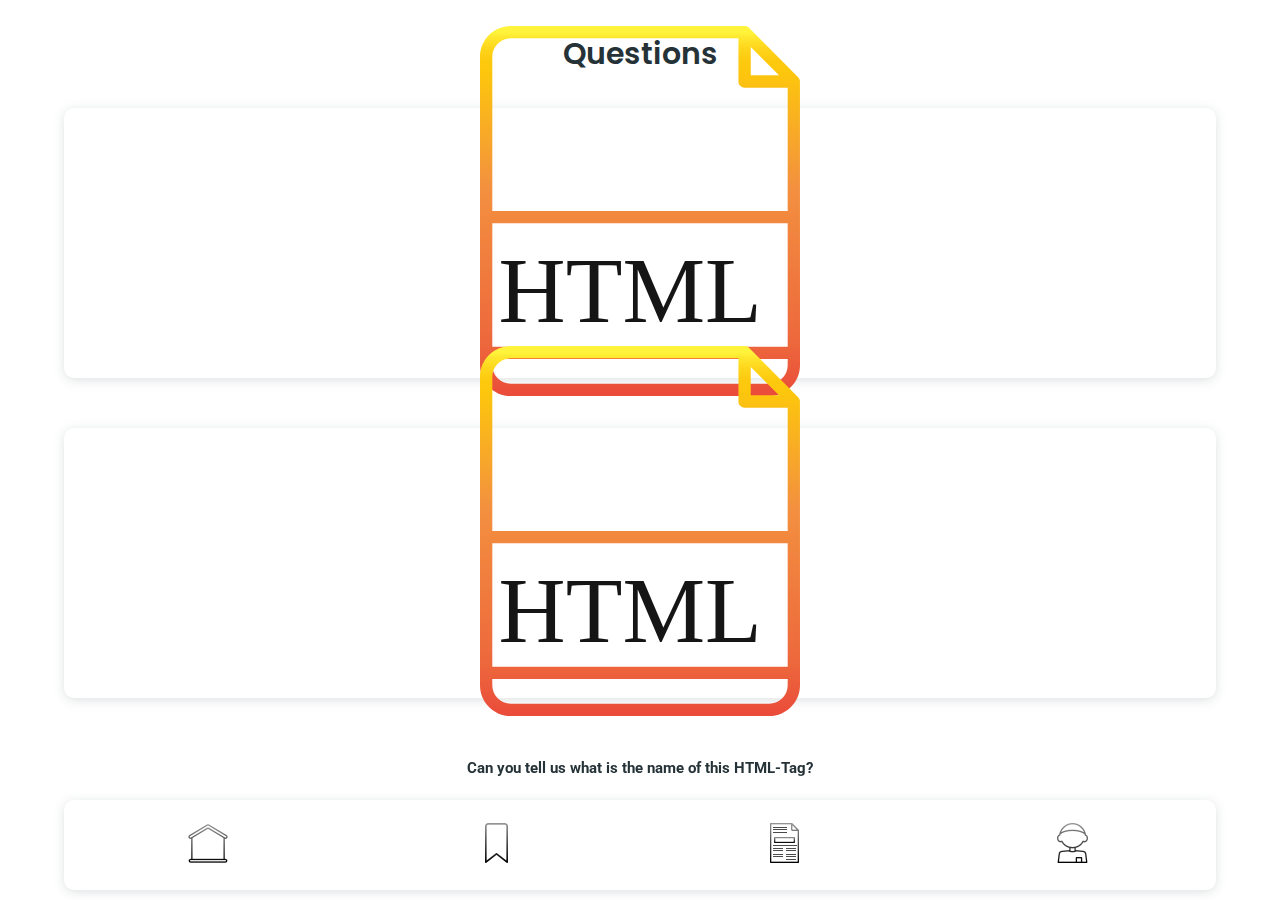
<file: index.html>
<!DOCTYPE html>
<html lang="en">
	<head>
		<meta charset="UTF-8">
		<meta name="viewport" content="width=device-width, initial-scale=1.0">

		<link href="https://fonts.googleapis.com/css2?family=Poppins:wght@100;200;300;400;500;600;700;800;900&family=Roboto:wght@100;300;500;700;900&display=swap" rel="stylesheet">

		<link rel="stylesheet" href="css/style.css">
		<script src="/js/index.js" defer></script>

		<title>Quiz App - Questions</title>
	</head>
	<body>			
		<!-- <div class="container">		 -->				
			<!--Title-->
			<header class="header">
				<h1 class="header_content heading-1">Questions</h1>										
			</header>

			<main>			
				<div class="question">
					<!--Bookmarked Questions-->
					<div class="question__content">
						<div class="question__content--front">
							<img src="/img/html.svg" alt="" class="question__content--image">
							<h2>Can you tell us what is the name of this HTML-Tag?</h2>
						</div>
						<div class="question__content--back">
							<p>Good tools make application development quicker</p>
							<div class="question__content--tags">
								<span class="tag">HTML</span>
								<span class="tag">CSS</span>
								<span class="tag">JS</span>
							</div>						
						</div>
					</div>

					<!--Bookmarked Questions-->
					<div class="question__content">
						<div class="question__content--front">
							<img src="/img/html.svg" alt="" class="question__content--image">
							<h2>Can you tell us what is the name of this HTML-Tag?</h2>
						</div>
						<div class="question__content--back">
							<p>Good tools make application development quicker</p>
							<div class="question__content--tags">
								<span class="tag">HTML</span>
								<span class="tag">CSS</span>
								<span class="tag">JS</span>
							</div>						
						</div>
					</div>

				</div>
			</main>
			<!--Footer Navigation-->
			<footer class="nav">
				<div class="nav-bar">
					<a href="/"><img src="/img/home.png" alt="" class="nav__image"></a>
					<a href="/bookmark.html"><img src="/img/bookmark.png" alt="" class="nav__image"></a>
					<a href="/create.html"><img src="/img/create_question.png" alt="" class="nav__image"></a>
					<a href="/profile.html"><img src="/img/avatar.png" alt="" class="nav__image"></a>
				</div>								
			</footer>
		<!-- </div> -->
	</body>
</html>
</file>
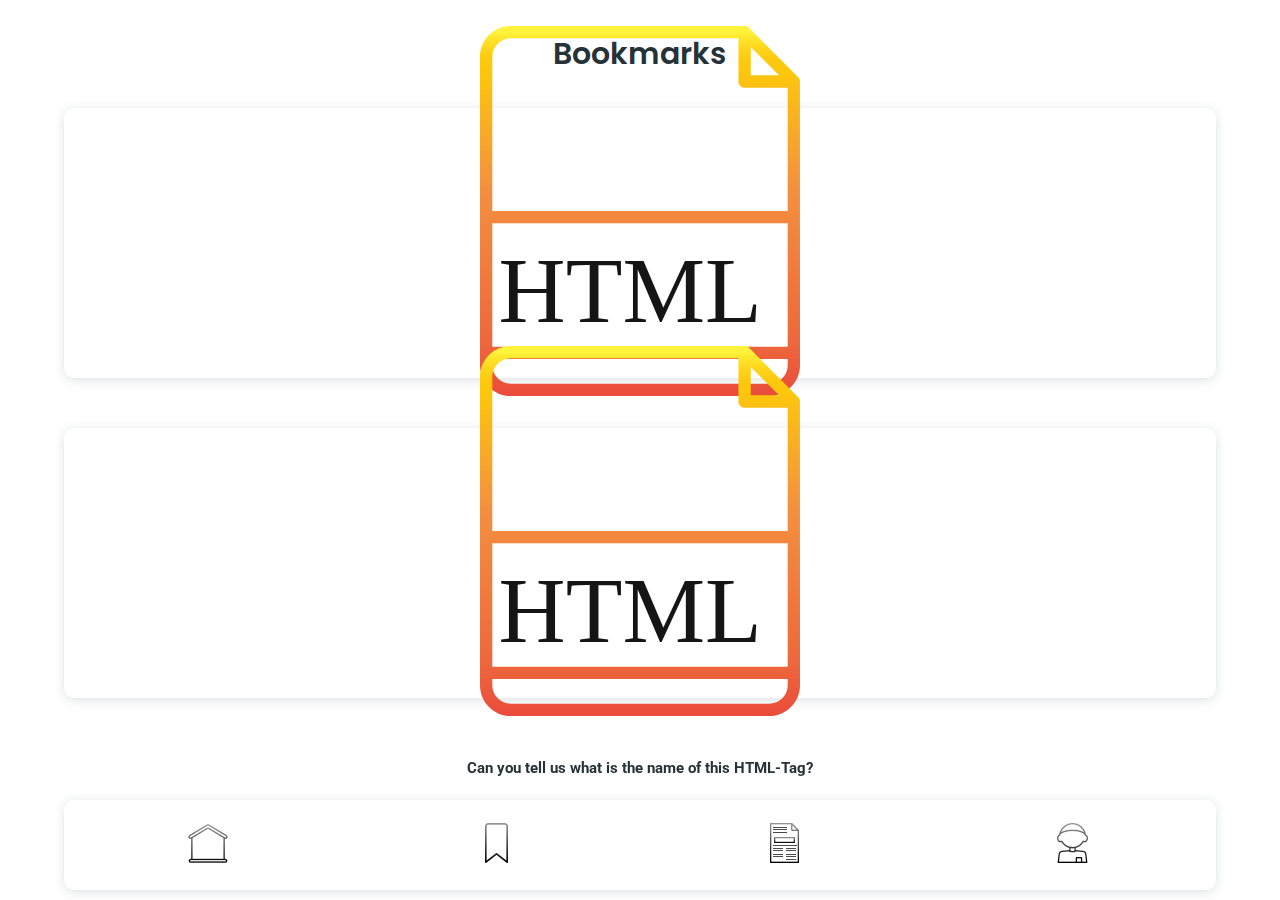
<file: bookmark.html>
<!DOCTYPE html>
<html lang="en">
	<head>
		<meta charset="UTF-8">
		<meta name="viewport" content="width=device-width, initial-scale=1.0">

		<link href="https://fonts.googleapis.com/css2?family=Poppins:wght@100;200;300;400;500;600;700;800;900&family=Roboto:wght@100;300;500;700;900&display=swap" rel="stylesheet">

		<link rel="stylesheet" href="css/style.css">
		<script src="/index.js" defer></script>

		<title>Quiz App - Bookmarks</title>
	</head>
	<body>			
		<!--<div class="container">-->						
			<!--Title-->
			<header class="header">
				<h1 class="header_content heading-1">Bookmarks</h1>											
			</header>

			<main>			
				<div class="question">

					<!--Bookmarked Questions-->
					<div class="question__content">
						<div class="question__content--front">
							<img src="/img/html.svg" alt="" class="question__content--image">
							<h2>Can you tell us what is the name of this HTML-Tag?</h2>
						</div>
						<div class="question__content--back">
							<p>Good tools make application development quicker</p>
							<div class="question__content--tags">
								<span class="tag">HTML</span>
								<span class="tag">CSS</span>
								<span class="tag">JS</span>
							</div>						
						</div>
					</div>		
					<!--Bookmarked Questions-->
					<div class="question__content">
						<div class="question__content--front">
							<img src="/img/html.svg" alt="" class="question__content--image">
							<h2>Can you tell us what is the name of this HTML-Tag?</h2>
						</div>
						<div class="question__content--back">
							<p>Good tools make application development quicker</p>
							<div class="question__content--tags">
								<span class="tag">HTML</span>
								<span class="tag">CSS</span>
								<span class="tag">JS</span>
							</div>						
						</div>
					</div>			
				</div>
			</main>
			<!--Footer Navigation-->
			<footer class="nav">
				<div class="nav-bar">
					<a href="/"><img src="/img/home.png" alt="" class="nav__image"></a>
					<a href="/bookmark.html"><img src="/img/bookmark.png" alt="" class="nav__image"></a>
					<a href="/create.html"><img src="/img/create_question.png" alt="" class="nav__image"></a>
					<a href="/profile.html"><img src="/img/avatar.png" alt="" class="nav__image"></a>
				</div>								
			</footer>
		<!-- </div> -->
	</body>
</html>
</file>
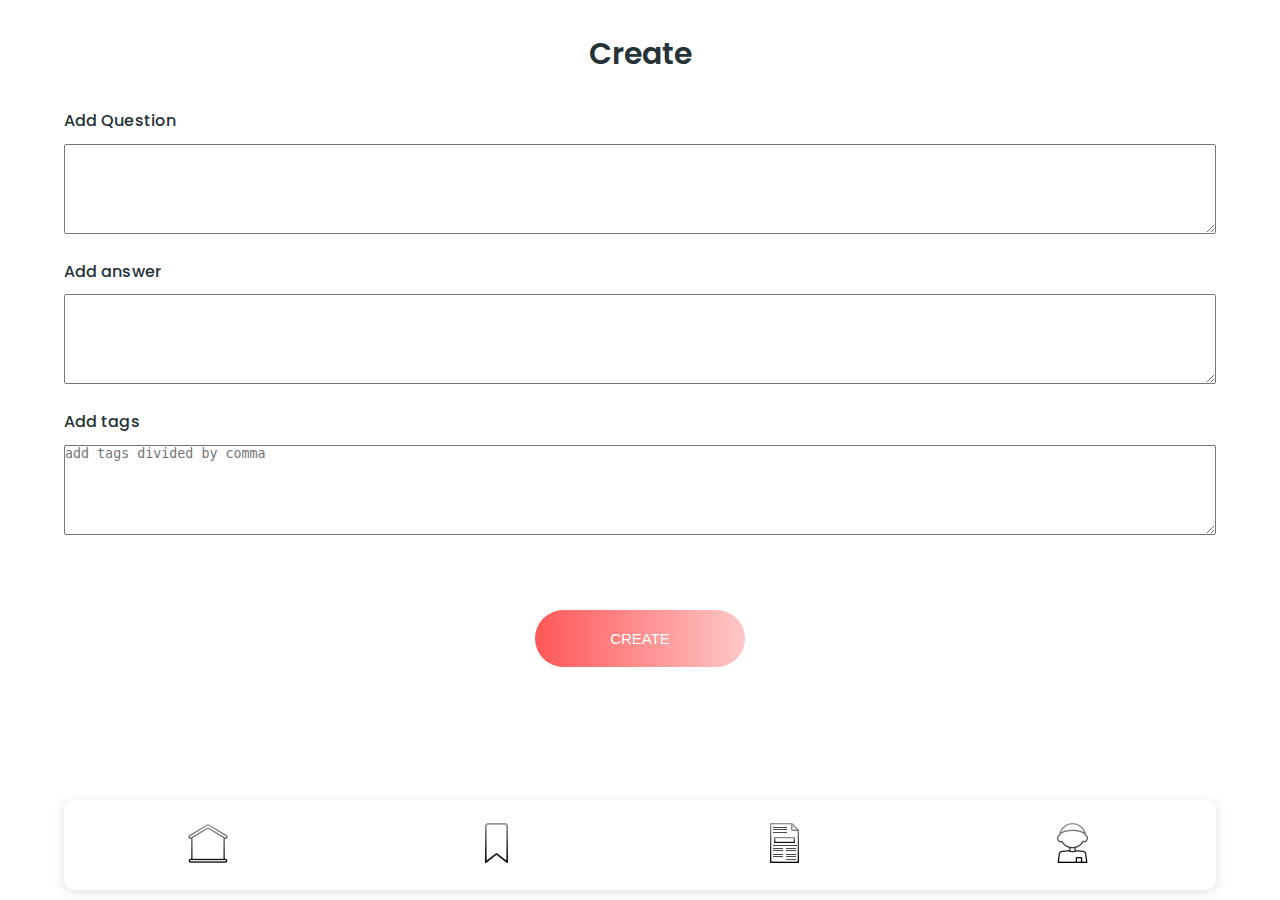
<file: create.html>
<!DOCTYPE html>
<html lang="en">
	<head>
		<meta charset="UTF-8">
		<meta name="viewport" content="width=device-width, initial-scale=1.0">

		<link href="https://fonts.googleapis.com/css2?family=Poppins:wght@100;200;300;400;500;600;700;800;900&family=Roboto:wght@100;300;500;700;900&display=swap" rel="stylesheet">

		<link rel="stylesheet" href="css/style.css">

		<title>Quiz App - Create</title>
	</head>
	<body>	
			<!--CREATE-->
			<!--Title-->						
			<header class="header">
				<h1 class="header_content heading-1">Create</h1>											
			</header>
			<main>
				<div class="create">
					<div class="create__content">
						<h2 class="create__content--title heading-2">Add Question</h2>
						<textarea class="create__content--textfield"></textarea>

						<h2 class="create__content--title heading-2">Add answer</h2>
						<textarea class="create__content--textfield"></textarea>
						<h2 class="create__content--title heading-2">Add tags</h2>
						<textarea class="create__content--textfield" placeholder="add tags divided by comma"></textarea>
					</div>					
					<button class="btn">
						<span class="btn__visible">Create</span>
						<span class="btn__invisible">Done</span>                                
					</button>
				</div>
			</main>
			<!--Footer Navigation-->
			<footer class="nav">
				<div class="nav-bar">
					<a href="/"><img src="/img/home.png" alt="" class="nav__image"></a>
					<a href="/bookmark.html"><img src="/img/bookmark.png" alt="" class="nav__image"></a>
					<a href="/create.html"><img src="/img/create_question.png" alt="" class="nav__image"></a>
					<a href="/profile.html"><img src="/img/avatar.png" alt="" class="nav__image"></a>
				</div>								
			</footer>
		
	</body>
</html>
</file>
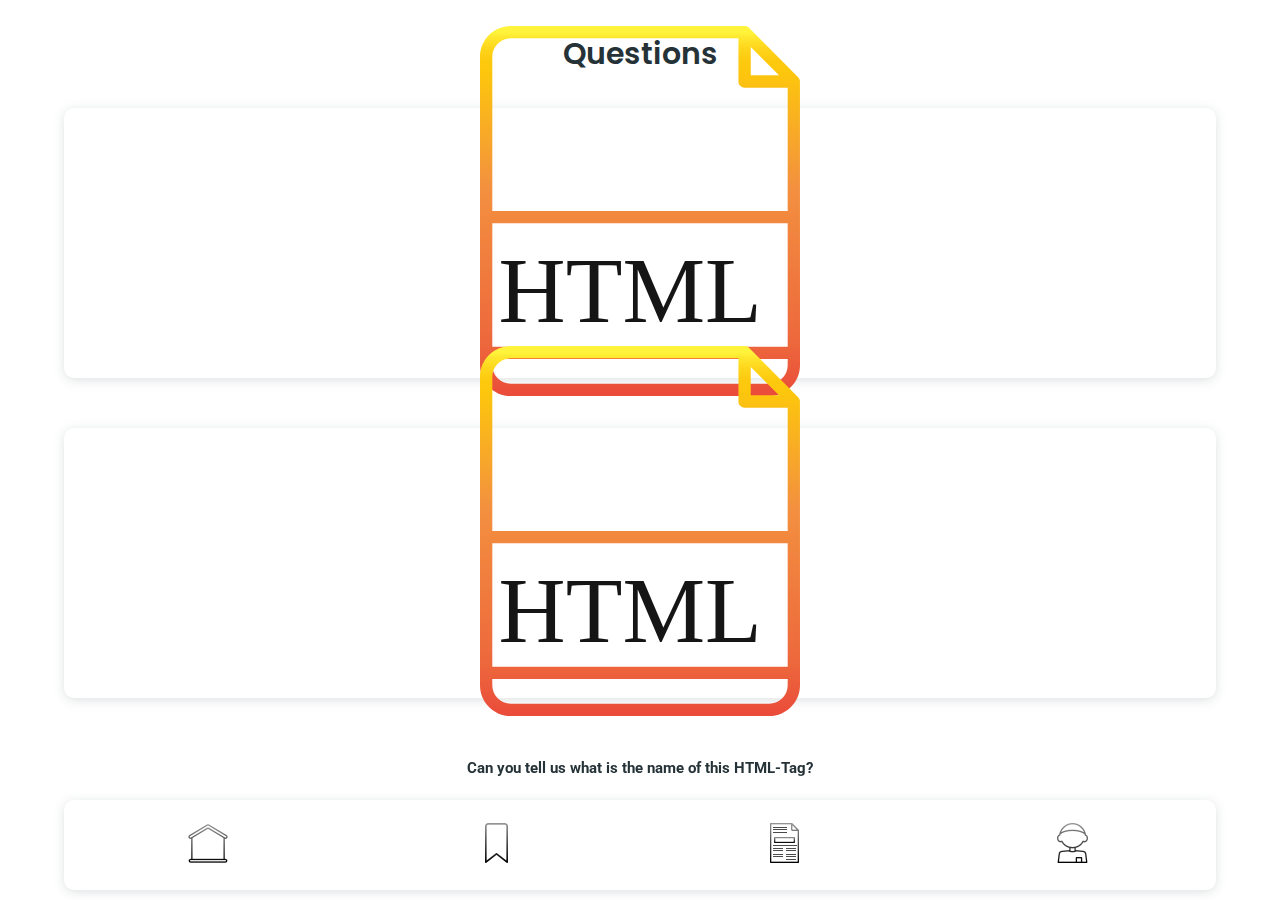
<file: index-old.html>
<!DOCTYPE html>
<html lang="en">
	<head>
		<meta charset="UTF-8">
		<meta name="viewport" content="width=device-width, initial-scale=1.0">

		<link href="https://fonts.googleapis.com/css2?family=Poppins:wght@100;200;300;400;500;600;700;800;900&family=Roboto:wght@100;300;500;700;900&display=swap" rel="stylesheet">

		<link rel="stylesheet" href="css/style.css">
		<script src="/js/index.js" defer></script>

		<title>Quiz App - Questions</title>
	</head>
	<body>			
		<!-- <div class="container">		 -->				
			<!--Title-->
			<header class="header">
				<h1 class="header_content heading-1">Questions</h1>										
			</header>

			<main>			
				<div class="question">

					<!--Bookmarked Questions-->
					<div class="question__content">
						<div class="question__content--front" >
							<img src="/img/html.svg" alt="" class="question__content--image">
							<h2>Can you tell us what is the name of this HTML-Tag?</h2>
						</div>
						<div class="question__content--back">
							<p>Good tools make application development quicker</p>
							<div class="question__content--tags">
								<span class="tag">HTML</span>
								<span class="tag">CSS</span>
								<span class="tag">JS</span>
							</div>						
						</div>
					</div>

					<!--Bookmarked Questions-->
					<div class="question__content">
						<div class="question__content--front" >
							<img src="/img/html.svg" alt="" class="question__content--image">
							<h2>Can you tell us what is the name of this HTML-Tag?</h2>
						</div>
						<div class="question__content--back">
							<p>Good tools make application development quicker</p>
							<div class="question__content--tags">
								<span class="tag">HTML</span>
								<span class="tag">CSS</span>
								<span class="tag">JS</span>
							</div>						
						</div>
					</div>

				</div>
			</main>
			<!--Footer Navigation-->
			<footer class="nav">
				<div class="nav-bar">
					<a href="/"><img src="/img/home.png" alt="" class="nav__image"></a>
					<a href="/bookmark.html"><img src="/img/bookmark.png" alt="" class="nav__image"></a>
					<a href="/create.html"><img src="/img/create_question.png" alt="" class="nav__image"></a>
					<a href="/profile.html"><img src="/img/avatar.png" alt="" class="nav__image"></a>
				</div>								
			</footer>
		<!-- </div> -->
	</body>
</html>
</file>
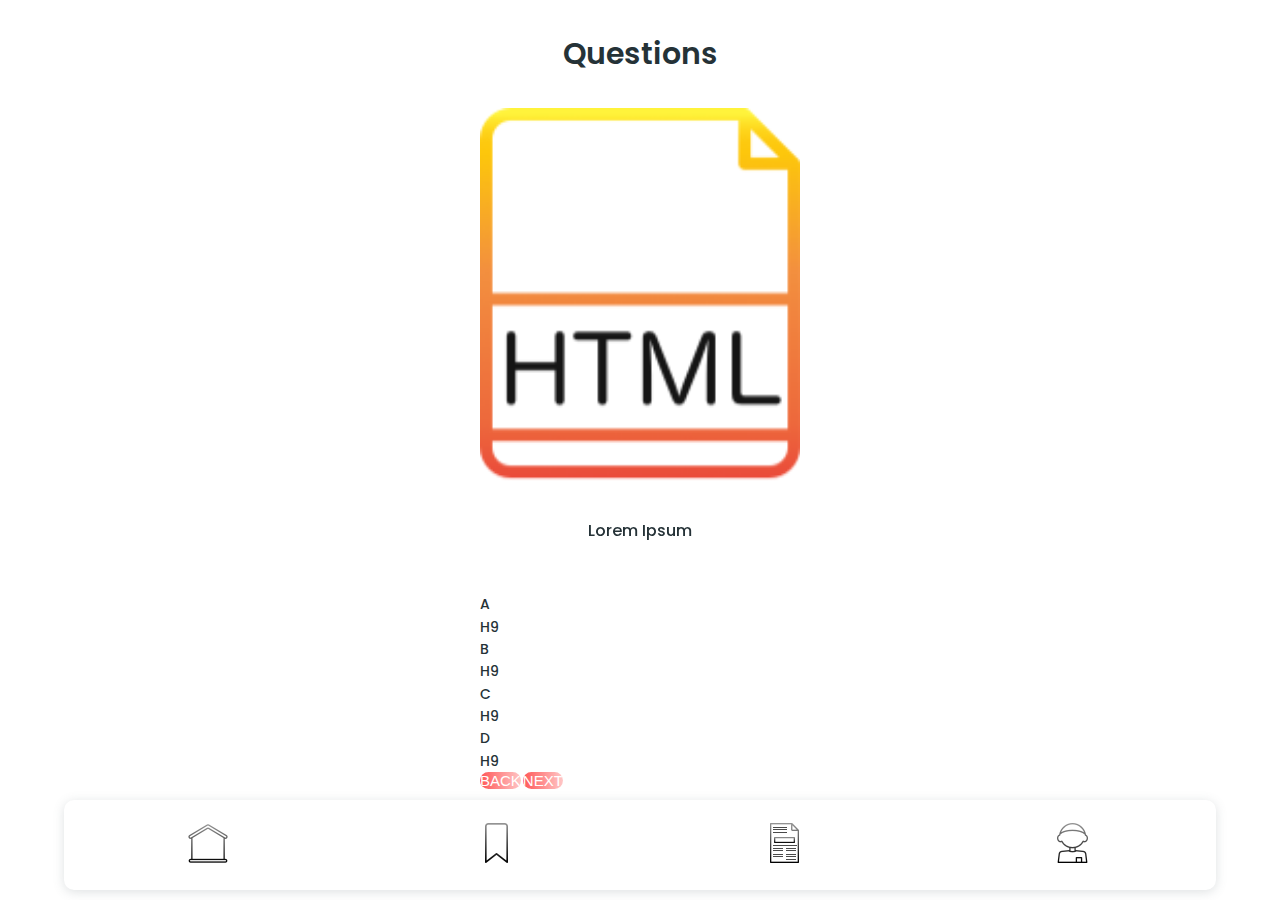
<file: index_OLD.html>
<!DOCTYPE html>
<html lang="en">
	<head>
		<meta charset="UTF-8">
		<meta name="viewport" content="width=device-width, initial-scale=1.0">

		<link href="https://fonts.googleapis.com/css2?family=Poppins:wght@100;200;300;400;500;600;700;800;900&family=Roboto:wght@100;300;500;700;900&display=swap" rel="stylesheet">

		<link rel="stylesheet" href="css/style.css">

		<title>Quiz App</title>
	</head>
	<body>	
		<div class="container">						
			<!--Title-->
			<header class="header">
				<h1 class="header_content heading-1">Questions</h1>											
			</header>

			<main>
				<div class="question">
					<div class="question__content">
						<img src="/img/html.png" alt="" class="question__content--image">
						<h2 class="question__content--title heading-2">Lorem Ipsum</h2>
					</div>
					<!--Answer A-->
					<div class="answer">
						<div class="answer__content">
							<h3 class="answer__content--title heading-3">A</h3>
							<h3 class="answer__content--text heading-3">H9</h3>
						</div>
					</div>
					<!--Answer B-->	
					<div class="answer">
						<div class="answer__content">
							<h3 class="answer__content--title heading-3">B</h3>
							<h3 class="answer__content--text heading-3">H9</h3>
						</div>
					</div>
					<!--Answer C-->	
					<div class="answer">
						<div class="answer__content">
							<h3 class="answer__content--title heading-3">C</h3>
							<h3 class="answer__content--text heading-3">H9</h3>
						</div>
					</div>
					<!--Answer D-->
					<div class="answer">
						<div class="answer__content">
							<h3 class="answer__content--title heading-3">D</h3>
							<h3 class="answer__content--text heading-3">H9</h3>
						</div>
					</div>
					
					<button class="btn btn-question">
						<span class="btn-question__action">Back</span>                             
					</button>

					<button class="btn btn-question">
						<span class="btn-question__action">Next</span>	                               
					</button>
				</div>
				
			</main>

			<!--Footer Navigation-->
			<footer class="nav">
				<div class="nav-bar">
					<a href="/"><img src="/img/home.png" alt="" class="nav__image"></a>
					<a href="/bookmark.html"><img src="/img/bookmark.png" alt="" class="nav__image"></a>
					<a href="/create.html"><img src="/img/create_question.png" alt="" class="nav__image"></a>
					<a href="/profile.html"><img src="/img/avatar.png" alt="" class="nav__image"></a>
				</div>								
			</footer>
		</div>
	</body>
</html>
</file>
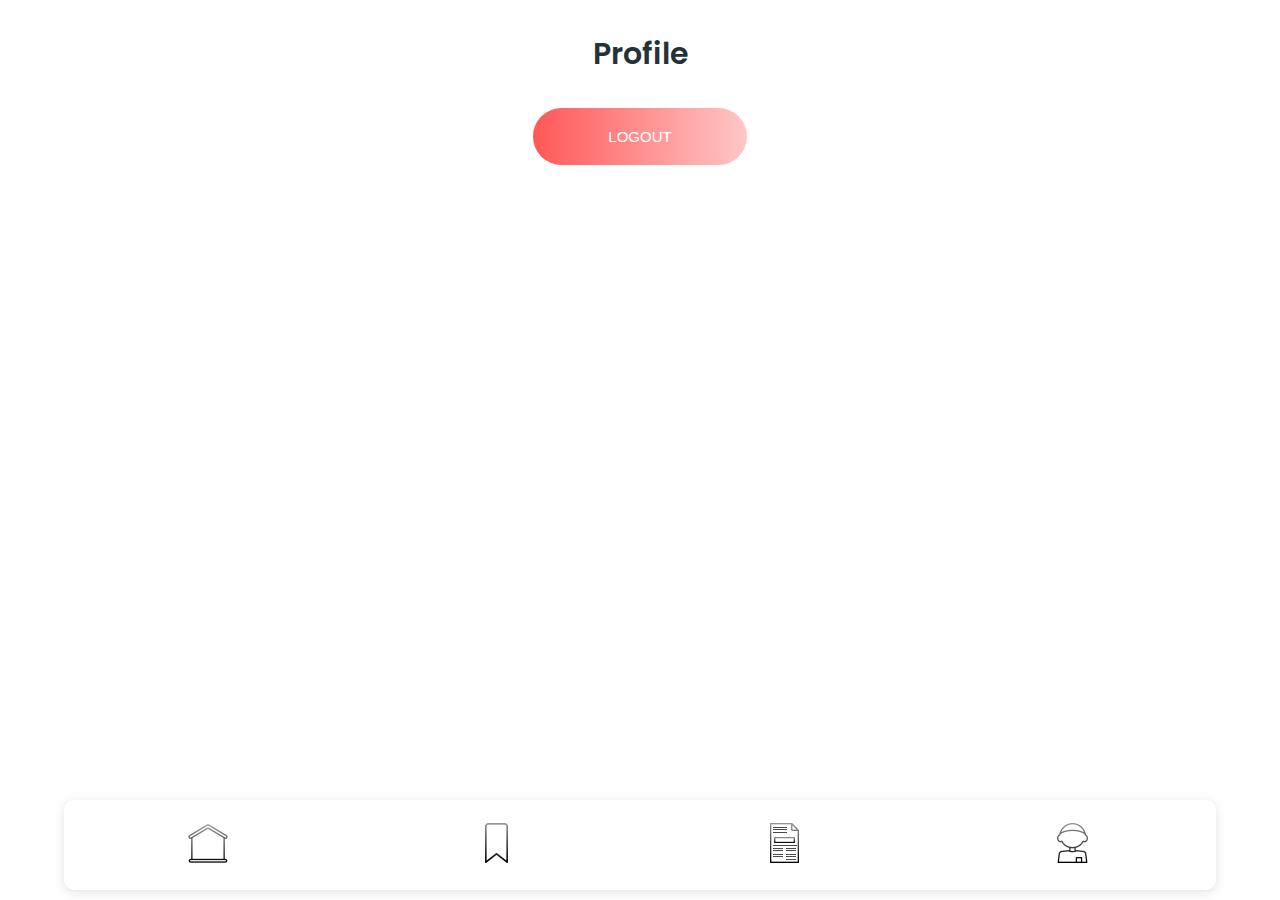
<file: profile.html>
<!DOCTYPE html>
<html lang="en">
	<head>
		<meta charset="UTF-8">
		<meta name="viewport" content="width=device-width, initial-scale=1.0">

		<link href="https://fonts.googleapis.com/css2?family=Poppins:wght@100;200;300;400;500;600;700;800;900&family=Roboto:wght@100;300;500;700;900&display=swap" rel="stylesheet">

		<link rel="stylesheet" href="css/style.css">

		<title>Quiz App - Profile</title>
	</head>
	<body>	
		
			<!--Title-->						
			<header class="header">
				<h1 class="header_content heading-1">Profile</h1>											
			</header>

			<main>			
				<button class="btn">
					<span class="btn__visible">Logout</span>
					<span class="btn__invisible">Login</span>                                
				</button>
			</main>
			<!--Footer Navigation-->
			<footer class="nav">
				<div class="nav-bar">
					<a href="/"><img src="/img/home.png" alt="" class="nav__image"></a>
					<a href="/bookmark.html"><img src="/img/bookmark.png" alt="" class="nav__image"></a>
					<a href="/create.html"><img src="/img/create_question.png" alt="" class="nav__image"></a>
					<a href="/profile.html"><img src="/img/avatar.png" alt="" class="nav__image"></a>
				</div>								
			</footer>
		
	</body>
</html>
</file>
<file: css/style.css>
* {
  margin: 0;
  padding: 0; }

*,
*::before,
*::after {
  box-sizing: border-box; }

html {
  font-size: 62.5%; }

body {
  font-family: 'Roboto', sans-serif;
  font-weight: 400;
  line-height: 1.6;
  color: #253237;
  background-color: #FFFFFF; }

.heading-1 {
  font-size: 3rem;
  font-family: 'Poppins', sans-serif;
  font-weight: 600; }

.heading-2 {
  font-size: 1.6rem;
  font-family: 'Poppins', sans-serif;
  font-weight: 500;
  letter-spacing: 0.005em; }

.heading-3 {
  font-size: 1.4rem;
  font-family: 'Poppins', sans-serif;
  font-weight: 500;
  letter-spacing: 0.005em; }

p {
  font-size: 1.4rem; }

.btn {
  font-size: 1.5rem;
  font-weight: 300;
  text-transform: uppercase;
  border-radius: 100px;
  border: none;
  background-image: linear-gradient(90deg, #ff5757 0%, #ffc7c7 100%);
  color: #fff;
  position: relative;
  overflow: hidden;
  cursor: pointer; }
  .btn > * {
    display: inline-block;
    height: 100%;
    width: 100%;
    transition: all .2s; }
  .btn__visible {
    padding: 2rem 7.5rem; }
  .btn__invisible {
    position: absolute;
    padding: 2rem 0;
    left: 0;
    top: -100%; }
  .btn:hover {
    background-image: linear-gradient(90deg, #6dee87 0%, #5fc62f 100%); }
  .btn:hover .btn__visible {
    transform: translateY(100%); }
  .btn:hover .btn__invisible {
    top: 0; }
  .btn:focus {
    outline: none;
    animation: pulsate 1s infinite; }

/*.btn {
    font-size: 1.5rem;
    font-weight: 300;
    text-transform: uppercase;
    border-radius: 10rem;
    border: none;
    cursor: pointer;
    margin-top: 2rem;
    background-image: linear-gradient(90deg, 
    hsla(0, 100%, 67%, 1) 0%, 
    hsla(0, 100%, 89%, 1) 100%); //FARBE ANPASSEN
    color: #fff; //FARBE ANPASSEN

    &__answer {        
        padding: 2rem 4rem;
    }

    &:hover {
        background-image: linear-gradient(90deg, 
        hsla(132, 79%, 68%, 1) 0%, 
        hsla(101, 62%, 48%, 1) 100%); //FARBE ANPASSEN
    }
    
}*/
.question__content {
  display: flex;
  flex-direction: column;
  align-items: center;
  margin-bottom: 5rem;
  cursor: pointer;
  -moz-backface-visibility: hidden;
  transform-style: preserve-3d;
  transform: translateZ(-100px);
  transition: all 0.4s cubic-bezier(0.165, 0.84, 0.44, 1);
  /*&:after {
            content: "";
            position: absolute;
            z-index: -1;
            width: 100%;
            height: 100%;
            border-radius: 5px;
            box-shadow: 0px 0.2rem 1.1rem rgba(25, 50, 81, 0.203238);
            opacity: 0;
            transition: all 0.6s cubic-bezier(0.165, 0.84, 0.44, 1.4);
        }*/ }
  .question__content--front, .question__content--back {
    display: flex;
    align-items: center;
    justify-content: center;
    flex-direction: column;
    width: 90vw;
    height: 30vh;
    padding: 3rem 2rem;
    background-color: #FFFFFF;
    box-shadow: 0px 0.2rem 1.1rem rgba(92, 107, 115, 0.203238);
    border-radius: 1rem;
    -webkit-backface-visibility: hidden;
    backface-visibility: hidden; }
  .question__content--front {
    z-index: 2;
    position: relative; }
  .question__content--back {
    transform: rotateY(180deg);
    position: absolute; }
  .question__content--image {
    padding-bottom: 4rem;
    width: 25vw; }
  .question__content--tags {
    display: flex;
    margin-top: 5rem; }
    .question__content--tags .tag {
      font-size: 1rem;
      padding: 1rem 2rem;
      background-color: #C2DFE3;
      border-radius: 4px;
      border: none;
      cursor: pointer;
      position: relative;
      transition: transform ease-in 0.1s, box-shadow ease-in 0.25s;
      box-shadow: 0 2px 25px rgba(194, 223, 227, 0.5); }
      .question__content--tags .tag:not(:last-child) {
        margin-right: 2rem; }
  .question__content:hover {
    transform: translateZ(0px); }
  .question__content:hover:after {
    opacity: 1; }

.active-flip {
  transform: translateZ(0px) rotateY(180deg) !important; }
  .active-flip:after {
    display: none; }

.nav {
  display: flex;
  justify-content: space-around;
  align-items: center; }

.nav-bar {
  display: flex;
  justify-content: space-around;
  align-items: center;
  background-color: #FFFFFF;
  box-shadow: 0px 0.2rem 1.1rem rgba(92, 107, 115, 0.203238);
  border-radius: 1rem;
  position: fixed;
  bottom: 1rem;
  width: 90%;
  height: 10vh; }

.hidden {
  display: none; }

.header {
  text-align: center;
  padding: 3rem 0; }

.active {
  background: linear-gradient(90deg, #dffbfc 0%, #c4e0e4 25%, #9bb3bf 50%, #5d6c74 75%, #253237 100%); }

main {
  display: flex;
  justify-content: center; }
  main .create {
    display: flex;
    flex-direction: column;
    align-items: center; }
    main .create__content {
      margin-bottom: 5rem; }
      main .create__content--title {
        margin-bottom: 1rem; }
      main .create__content--textfield {
        width: 90vw;
        height: 10vh;
        margin-bottom: 2rem; }
        main .create__content--textfield:focus {
          outline: 1px solid rgba(25, 50, 81, 0.203238); }

main {
  display: flex;
  justify-content: center; }
</file>
